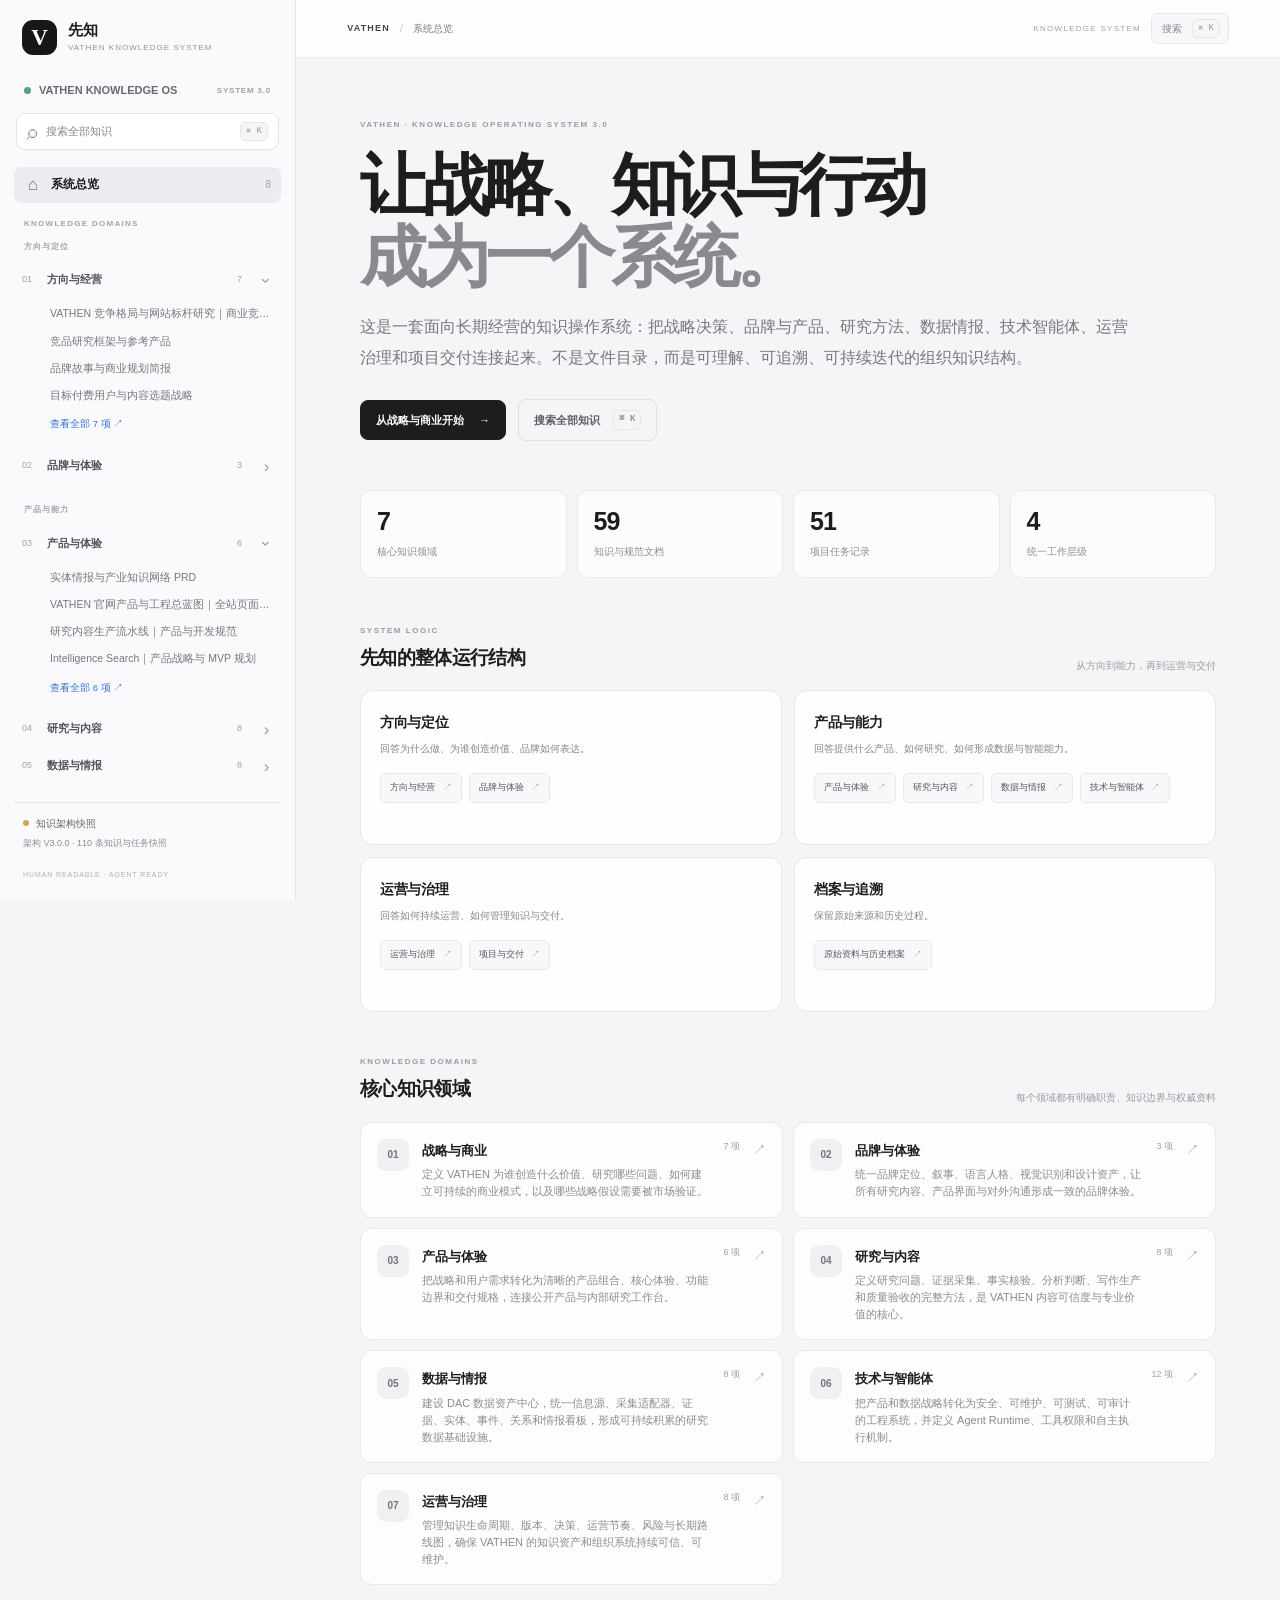
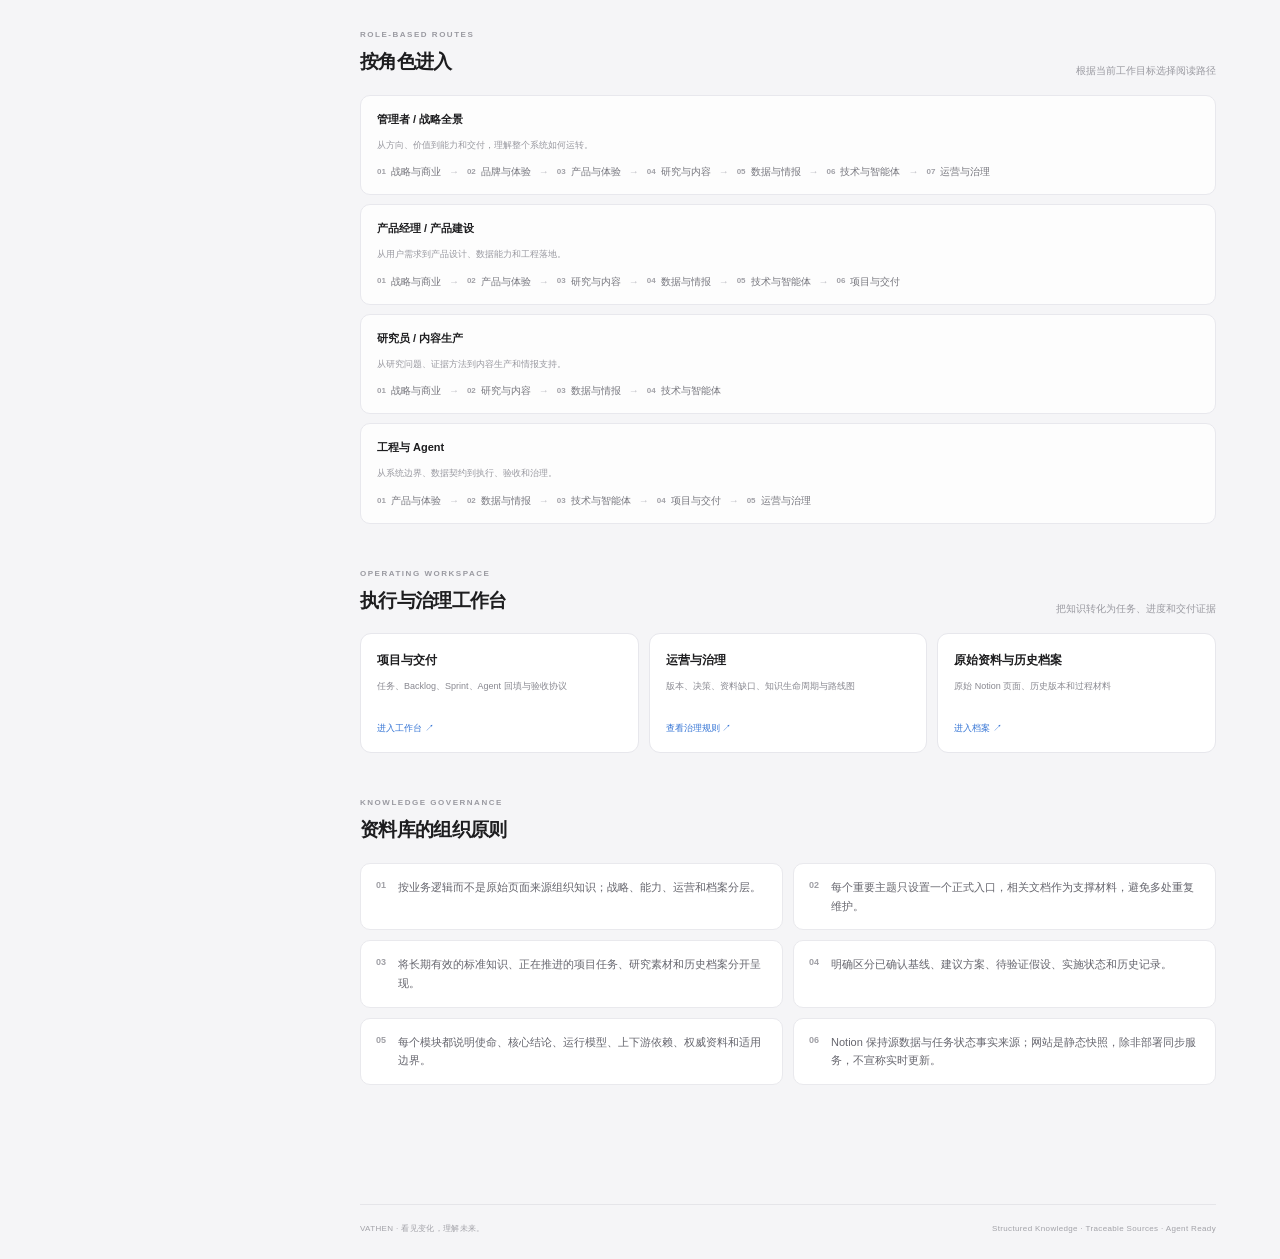
<file: index.html>
<!doctype html>
<html lang="zh-CN"><head><meta charset="utf-8"><meta name="viewport" content="width=device-width,initial-scale=1"><meta name="theme-color" content="#f5f5f7"><meta name="description" content="VATHEN 知识操作系统：连接战略、产品、研究、数据、技术、治理与项目交付。"><title>VATHEN 知识操作系统 · 先知</title><link rel="stylesheet" href="assets/site.css"></head>
<body><div class="app-shell"><aside class="sidebar" id="sidebar">
<div class="sidebar-head"><a class="brand" href="./"><span class="brand-mark">V</span><span class="brand-copy"><strong>先知</strong><small>VATHEN KNOWLEDGE SYSTEM</small></span></a><button class="icon-button mobile-close" id="closeSidebar" aria-label="关闭导航">×</button></div>
<div class="workspace-row"><span class="workspace-dot"></span><span>VATHEN KNOWLEDGE OS</span><span class="workspace-state">SYSTEM 3.0</span></div>
<button class="search-trigger" id="searchTrigger"><span class="search-symbol">⌕</span><span>搜索全部知识</span><kbd>⌘ K</kbd></button>
<nav class="side-nav" aria-label="知识体系导航"><button class="nav-home active" id="navHome"><span class="home-symbol">⌂</span><span>系统总览</span><span class="nav-count" id="totalCount">10</span></button><div class="nav-section-label">KNOWLEDGE DOMAINS</div><div id="categoryNav" class="category-nav"><div class="nav-loading">正在载入知识架构…</div></div>
<div class="nav-section-label utility-label">WORKSPACE</div><a class="nav-link" href="knowledge-hub/engineering/"><span>▦</span>工程进度看板 ↗</a><a class="nav-link" href="data/agent-index.json" target="_blank"><span>⌘</span>Agent 机器索引 ↗</a><a class="nav-link" href="https://app.notion.com/p/41ef15aabd2c81449df6c78b59537957" target="_blank" rel="noreferrer"><span>↗</span>Notion 原始知识库</a></nav>
<div class="sidebar-foot"><div class="sync-state"><span class="sync-dot"></span><span>知识架构快照</span></div><small id="syncMeta">来源：Notion · 经整理</small><span class="foot-caption">HUMAN READABLE · AGENT READY</span></div></aside><div class="mobile-scrim" id="mobileScrim"></div>
<main class="main-area"><header class="topbar"><div class="topbar-left"><button class="icon-button menu-button" id="openSidebar" aria-label="打开导航">☰</button><span class="crumb-root">VATHEN</span><span class="crumb-sep">/</span><span id="breadcrumb">知识体系总览</span></div><div class="topbar-right"><span class="topbar-caption">KNOWLEDGE SYSTEM</span><button class="top-search" id="topSearch">搜索 <kbd>⌘ K</kbd></button></div></header>
<section class="content-area" id="contentArea" tabindex="-1"><div class="loading-state"><div class="loading-mark">V</div><p>正在构建知识体系…</p></div></section><footer class="page-footer"><span>VATHEN · 看见变化，理解未来。</span><span>Structured Knowledge · Traceable Sources · Agent Ready</span></footer></main></div>
<div class="search-overlay" id="searchOverlay" aria-hidden="true"><div class="search-dialog" role="dialog" aria-modal="true" aria-label="搜索知识体系"><div class="search-input-row"><span class="search-symbol">⌕</span><input id="globalSearch" type="search" placeholder="搜索模块、规范、主题或任务…" autocomplete="off"><kbd>ESC</kbd></div><div class="search-results-label" id="searchResultsLabel">搜索全部知识内容</div><div class="search-results" id="searchResults"></div><div class="search-hint"><span>↑↓ 选择</span><span>↵ 打开文档</span><span>ESC 关闭</span></div></div></div><script src="assets/app.js" defer></script></body></html>
</file>
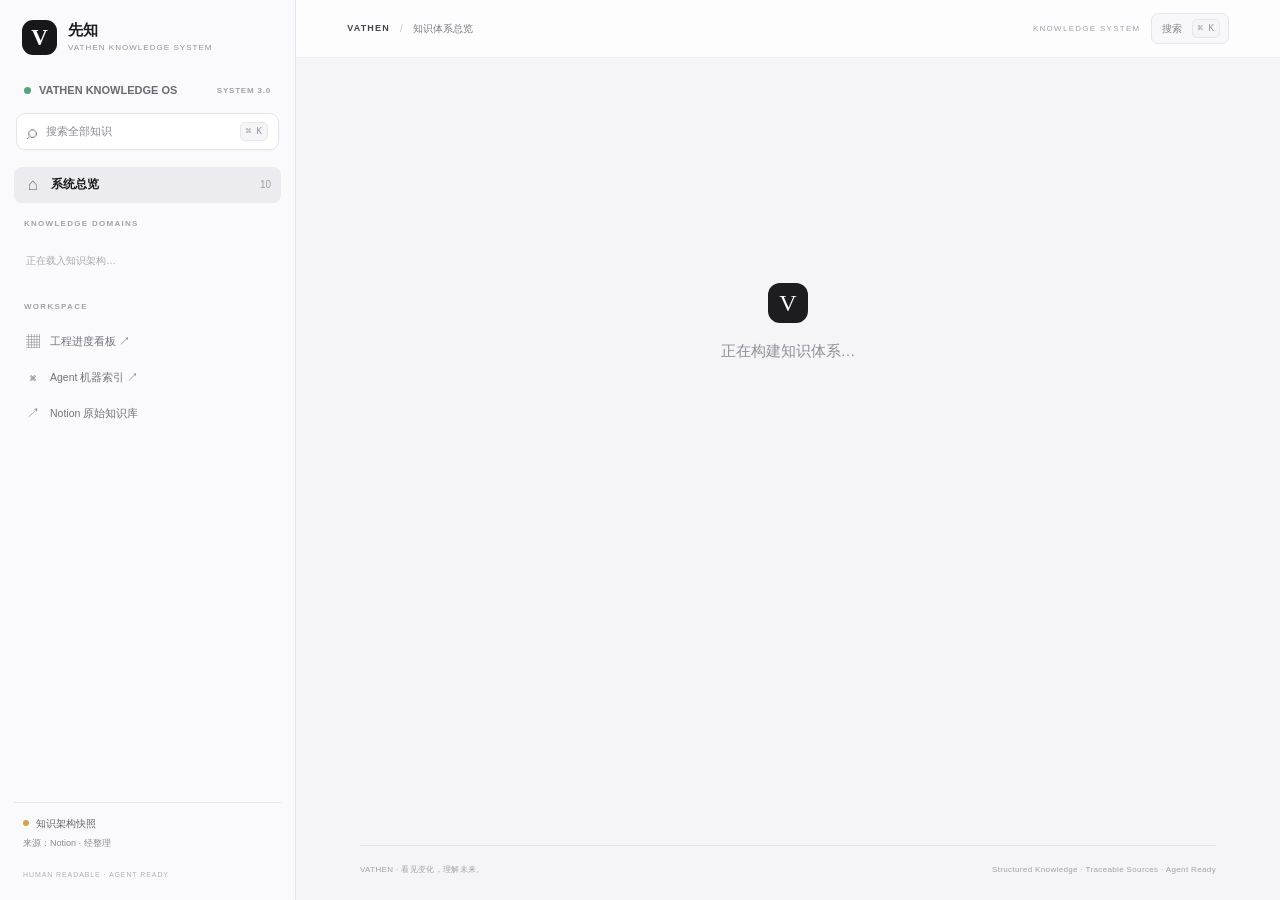
<file: knowledge-hub/index.html>
<!doctype html><html lang="zh-CN"><meta charset="utf-8"><meta name="viewport" content="width=device-width,initial-scale=1"><meta http-equiv="refresh" content="0;url=../"><title>正在进入先知知识工作台</title><body><p>正在进入 <a href="../">先知知识工作台</a>…</p></body></html>
</file>
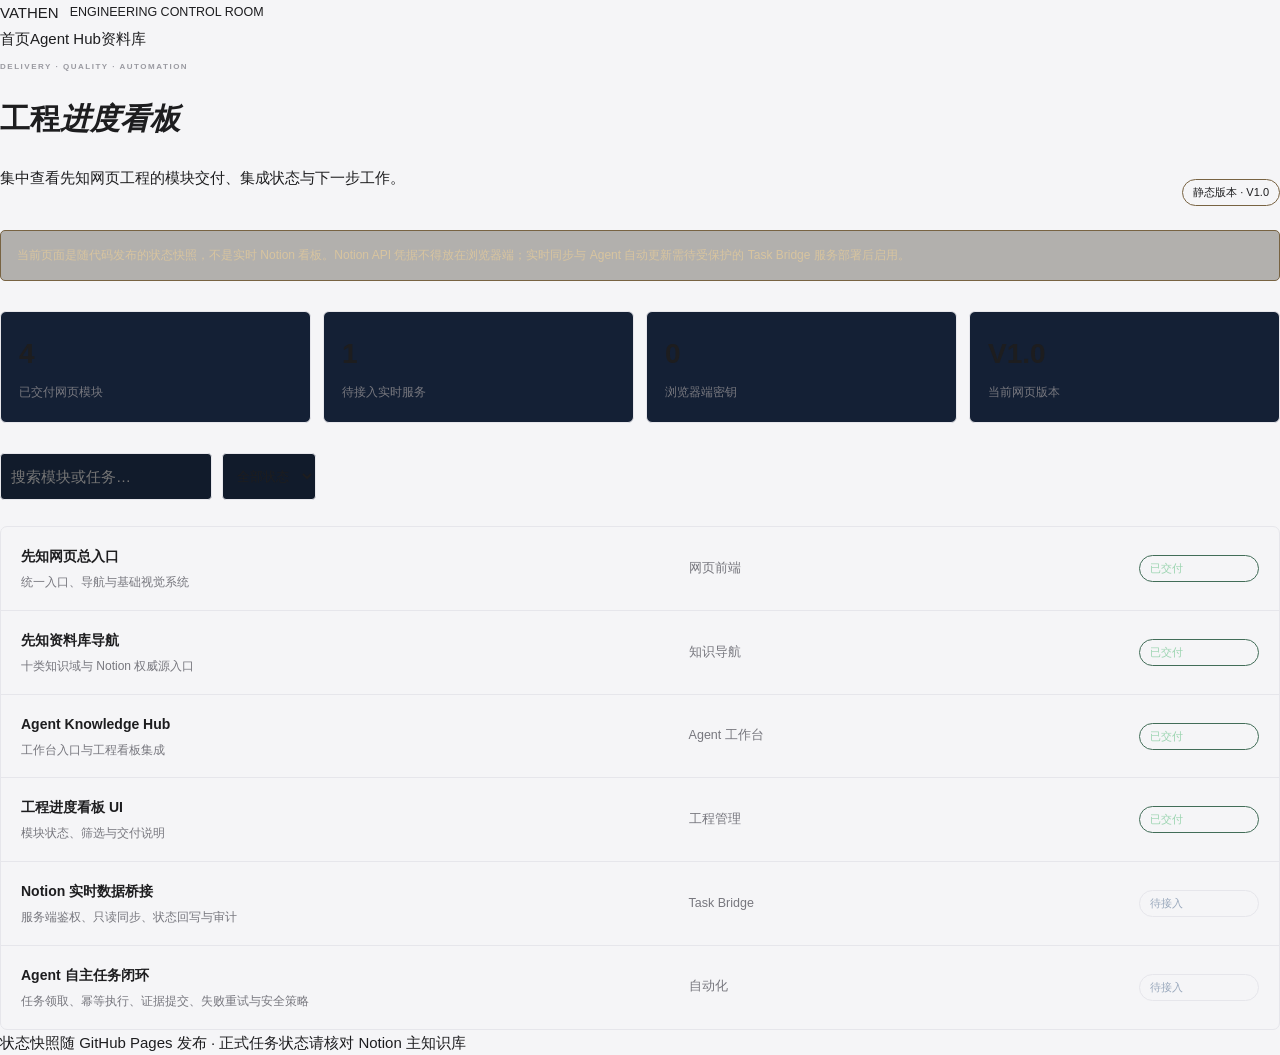
<file: knowledge-hub/engineering/index.html>
<!doctype html><html lang="zh-CN"><head><meta charset="utf-8"><meta name="viewport" content="width=device-width,initial-scale=1"><title>工程看板 · VATHEN</title><link rel="stylesheet" href="../../assets/site.css"><style>
.board-head{display:flex;justify-content:space-between;align-items:end;gap:20px;flex-wrap:wrap}.status{display:inline-block;border:1px solid var(--line);border-radius:20px;padding:3px 10px;font-size:11px;color:var(--muted)}.status.done{color:#9bd4b0;border-color:#426d58}.status.progress{color:var(--gold);border-color:#786342}.status.pending{color:#9aa9bd}.metrics{display:grid;grid-template-columns:repeat(4,1fr);gap:12px;margin:30px 0}.metric{padding:18px;background:#142035;border:1px solid var(--line);border-radius:6px}.metric strong{display:block;font-size:28px;color:var(--gold)}.metric span{font-size:12px;color:var(--muted)}.toolbar{display:flex;gap:10px;flex-wrap:wrap;margin:26px 0}.toolbar input,.toolbar select{background:#111b2b;color:var(--text);border:1px solid var(--line);padding:10px;border-radius:4px}.board{border:1px solid var(--line);border-radius:7px;overflow:hidden}.task{display:grid;grid-template-columns:1.5fr 1fr 120px;gap:16px;padding:17px 20px;border-bottom:1px solid var(--line);align-items:center}.task:last-child{border:0}.task h3{font-size:14px;margin:0 0 4px}.task p{font-size:12px;color:var(--muted);margin:0}.task small{color:var(--muted)}.empty{padding:30px;text-align:center;color:var(--muted)}.notice{padding:14px 16px;border:1px solid #786342;background:#2a241a55;color:#d8c49f;border-radius:5px;font-size:12px;margin:24px 0}.task a{color:var(--cyan)}@media(max-width:760px){.metrics{grid-template-columns:repeat(2,1fr)}.task{grid-template-columns:1fr;gap:6px}}
<style>.freeze-links{margin:22px 0 28px;padding:20px;border:1px solid var(--line);border-radius:8px;background:#111b2b}.freeze-links h2{font-size:18px;margin:0 0 7px}.freeze-links h2 small{display:block;font-size:10px;letter-spacing:.12em;color:var(--muted);font-weight:500;margin-top:5px}.freeze-links p{font-size:13px;color:var(--muted);line-height:1.7}.freeze-grid{display:grid;grid-template-columns:repeat(2,minmax(0,1fr));gap:9px}.freeze-grid a{display:flex;flex-direction:column;gap:6px;padding:13px;border:1px solid var(--line);border-radius:6px;color:var(--text);font-size:14px;line-height:1.5}.freeze-grid a:hover{border-color:var(--cyan)}.freeze-grid b{font-size:11px;color:var(--cyan);font-weight:500}@media(max-width:760px){.freeze-grid{grid-template-columns:1fr}.freeze-links{padding:16px}}</style></style></head><body><header><a class="brand" href="../../">VATHEN <small>ENGINEERING CONTROL ROOM</small></a><nav><a href="../../">首页</a><a href="../../knowledge-hub/">Agent Hub</a><a href="../../knowledge-library/">资料库</a></nav></header><main><div class="board-head"><div><p class="eyebrow">DELIVERY · QUALITY · AUTOMATION</p><h1>工程<em>进度看板</em></h1><p class="lead">集中查看先知网页工程的模块交付、集成状态与下一步工作。</p></div><span class="status progress">静态版本 · V1.0</span></div><div class="notice">当前页面是随代码发布的状态快照，不是实时 Notion 看板。Notion API 凭据不得放在浏览器端；实时同步与 Agent 自动更新需待受保护的 Task Bridge 服务部署后启用。</div><section class="metrics"><div class="metric"><strong>4</strong><span>已交付网页模块</span></div><div class="metric"><strong>1</strong><span>待接入实时服务</span></div><div class="metric"><strong>0</strong><span>浏览器端密钥</span></div><div class="metric"><strong>V1.0</strong><span>当前网页版本</span></div></section><div class="toolbar"><input id="search" type="search" placeholder="搜索模块或任务…" aria-label="搜索任务"><select id="filter" aria-label="按状态筛选"><option value="all">全部状态</option><option value="done">已交付</option><option value="progress">进行中</option><option value="pending">待接入</option></select></div><section class="board" id="tasks"><div class="task" data-status="done"><div><h3>先知网页总入口</h3><p>统一入口、导航与基础视觉系统</p></div><small>网页前端</small><span class="status done">已交付</span></div><div class="task" data-status="done"><div><h3>先知资料库导航</h3><p>十类知识域与 Notion 权威源入口</p></div><small>知识导航</small><span class="status done">已交付</span></div><div class="task" data-status="done"><div><h3>Agent Knowledge Hub</h3><p>工作台入口与工程看板集成</p></div><small>Agent 工作台</small><span class="status done">已交付</span></div><div class="task" data-status="done"><div><h3>工程进度看板 UI</h3><p>模块状态、筛选与交付说明</p></div><small>工程管理</small><span class="status done">已交付</span></div><div class="task" data-status="pending"><div><h3>Notion 实时数据桥接</h3><p>服务端鉴权、只读同步、状态回写与审计</p></div><small>Task Bridge</small><span class="status pending">待接入</span></div><div class="task" data-status="pending"><div><h3>Agent 自主任务闭环</h3><p>任务领取、幂等执行、证据提交、失败重试与安全策略</p></div><small>自动化</small><span class="status pending">待接入</span></div></section><footer>状态快照随 GitHub Pages 发布 · 正式任务状态请核对 Notion 主知识库</footer></main><script>
const q=document.querySelector('#search'),f=document.querySelector('#filter'),rows=[...document.querySelectorAll('.task')];function apply(){let n=0;rows.forEach(r=>{const ok=(f.value==='all'||r.dataset.status===f.value)&&r.innerText.toLowerCase().includes(q.value.toLowerCase());r.hidden=!ok;if(ok)n++});let e=document.querySelector('.empty');if(!n&&!e){e=document.createElement('div');e.className='empty';e.textContent='没有匹配的任务';document.querySelector('#tasks').append(e)}else if(e)e.hidden=!!n}q.addEventListener('input',apply);f.addEventListener('change',apply);
</script></body></html>
</file>
<file: assets/site.css>
:root{color-scheme:light;--bg:#f5f5f7;--paper:#fff;--ink:#1d1d1f;--muted:#77777e;--soft:#f0f0f3;--line:#e6e6eb;--accent:#1769e0;--sidebar:296px;--radius:14px}
*{box-sizing:border-box}html{scroll-behavior:smooth}body{margin:0;background:var(--bg);color:var(--ink);font:14px/1.65 -apple-system,BlinkMacSystemFont,"SF Pro Text","SF Pro Display","PingFang SC","Microsoft YaHei",sans-serif;-webkit-font-smoothing:antialiased}button,input{font:inherit}button,a{-webkit-tap-highlight-color:transparent}button{color:inherit}a{color:inherit;text-decoration:none}
.app-shell{min-height:100vh}.sidebar{position:fixed;inset:0 auto 0 0;width:var(--sidebar);z-index:30;display:flex;flex-direction:column;padding:18px 14px 15px;background:rgba(250,250,252,.94);border-right:1px solid #e5e5ea;backdrop-filter:blur(24px) saturate(180%);-webkit-backdrop-filter:blur(24px) saturate(180%)}
.sidebar-head{display:flex;align-items:center;justify-content:space-between;padding:2px 8px 19px}.brand{display:flex;align-items:center;gap:11px}.brand-mark{width:35px;height:35px;border-radius:11px;background:#171719;color:#fff;display:grid;place-items:center;font:600 23px Georgia,serif}.brand-copy{display:flex;flex-direction:column;line-height:1.12}.brand-copy strong{font-size:15px;letter-spacing:.02em}.brand-copy small{font-size:8px;letter-spacing:.13em;color:#929299;margin-top:5px}
.workspace-row{display:flex;align-items:center;gap:8px;padding:7px 10px 10px;color:#696970;font-size:11px;font-weight:600}.workspace-dot,.sync-dot{width:7px;height:7px;border-radius:50%;background:#54a47c}.workspace-state{margin-left:auto;color:#a1a1a7;font-size:8px;letter-spacing:.1em}
.search-trigger{height:37px;margin:3px 2px 17px;border:1px solid #e4e4e9;background:#fff;border-radius:9px;display:flex;align-items:center;gap:9px;padding:0 10px;color:#898990;text-align:left;font-size:11px;cursor:pointer;box-shadow:0 1px 2px rgba(0,0,0,.025)}.search-trigger:hover,.top-search:hover{border-color:#c9c9d0}.search-symbol{font-size:20px;line-height:1;color:#88888f}.search-trigger kbd,.top-search kbd,.quiet-button kbd,.search-input-row kbd{margin-left:auto;font-size:9px;color:#96969d;background:#f5f5f7;border:1px solid #e7e7eb;border-radius:5px;padding:1px 5px}
.side-nav{overflow-y:auto;flex:1;scrollbar-width:thin;scrollbar-color:#d8d8dd transparent}.nav-home,.nav-link{width:100%;min-height:36px;border:0;background:transparent;border-radius:8px;display:flex;align-items:center;gap:9px;padding:0 10px;color:#56565d;text-align:left;font-size:11.5px;cursor:pointer}.nav-home{margin-bottom:20px;font-weight:650}.nav-home.active,.nav-home:hover,.nav-link:hover{background:#ececf0;color:#171719}.home-symbol{width:18px;text-align:center;font-size:17px;color:#74747b}.nav-count{margin-left:auto;color:#a0a0a6;font-size:10px;font-weight:500}.nav-section-label{padding:0 10px 9px;color:#a3a3a9;font-size:8px;letter-spacing:.16em;font-weight:650}.category-nav{display:flex;flex-direction:column;gap:3px}.nav-group{border-radius:9px}.nav-row{display:flex;align-items:center;gap:2px}.nav-main{height:35px;flex:1;min-width:0;border:0;background:transparent;border-radius:8px;display:flex;align-items:center;gap:8px;padding:0 8px;text-align:left;cursor:pointer;color:#515159}.nav-main:hover,.nav-expand:hover{background:#ededf1}.nav-main.current{background:#e9e9ee;color:#171719}.nav-number{font-size:9px;font-variant-numeric:tabular-nums;color:#a0a0a6;width:17px}.nav-title{font-size:11.5px;font-weight:600;white-space:nowrap;overflow:hidden;text-overflow:ellipsis;flex:1}.nav-total{font-size:9px;color:#a2a2a8}.nav-expand{width:29px;height:30px;border:0;background:transparent;border-radius:7px;color:#9a9aa1;cursor:pointer}.nav-expand span{display:block;font-size:17px;transform:rotate(0);transition:transform .16s}.nav-group.expanded .nav-expand span{transform:rotate(90deg)}.nav-children{display:none;padding:3px 0 8px 28px}.nav-group.expanded .nav-children{display:block}.nav-doc,.nav-more{display:block;width:100%;border:0;background:transparent;border-radius:6px;padding:6px 8px;text-align:left;color:#77777f;font-size:10.5px;line-height:1.45;cursor:pointer;white-space:nowrap;overflow:hidden;text-overflow:ellipsis}.nav-doc:hover,.nav-more:hover{background:#ededf1;color:#222}.nav-doc.current{background:#e6e6eb;color:#1d1d1f;font-weight:650}.nav-more{color:#3474d5;font-size:9.5px;margin-top:2px}.utility-label{margin-top:19px}.nav-link{font-size:10.5px;color:#72727a}.nav-link span{width:17px;text-align:center;font-size:14px;color:#8a8a91}
.sidebar-foot{border-top:1px solid #e6e6eb;padding:12px 9px 0;color:#8b8b92}.sync-state{display:flex;align-items:center;gap:7px;font-size:10px;color:#626269}.sync-dot{width:6px;height:6px;background:#d3a44b}.sidebar-foot small{display:block;font-size:9px;margin:4px 0 8px}.foot-caption{font-size:7px;letter-spacing:.13em;color:#b0b0b6}
.main-area{margin-left:var(--sidebar);min-height:100vh;display:flex;flex-direction:column}.topbar{height:58px;position:sticky;top:0;z-index:15;background:rgba(255,255,255,.82);backdrop-filter:blur(20px) saturate(180%);border-bottom:1px solid rgba(0,0,0,.055);display:flex;align-items:center;justify-content:space-between;padding:0 clamp(24px,4vw,64px)}.topbar-left,.topbar-right{display:flex;align-items:center;gap:10px;color:#7c7c83;font-size:10px}.crumb-root{font-size:9px;letter-spacing:.13em;font-weight:750;color:#44444a}.crumb-sep{color:#c4c4c9}.topbar-caption{font-size:8px;letter-spacing:.16em;color:#a1a1a7}.top-search{border:1px solid #e6e6eb;background:#f8f8fa;border-radius:7px;padding:5px 8px 5px 10px;color:#85858c;font-size:10px;display:flex;gap:10px;align-items:center;cursor:pointer}.content-area{flex:1;width:100%;max-width:1560px;margin:0 auto;padding:48px clamp(26px,5vw,78px) 76px}.page-footer{border-top:1px solid #e5e5e9;margin:0 clamp(26px,5vw,78px);padding:17px 0 23px;display:flex;justify-content:space-between;color:#a2a2a8;font-size:8px;letter-spacing:.045em}
.eyebrow{font-size:8px;letter-spacing:.19em;color:#9a9aa1;font-weight:750}.home-intro{max-width:900px;padding:9px 0 18px}.home-intro h1{font-size:clamp(40px,5vw,67px);line-height:1.09;letter-spacing:-.058em;font-weight:650;margin:17px 0 17px}.home-intro h1 span{color:#898990}.home-intro>p{max-width:720px;font-size:14px;line-height:1.95;color:#77777e;margin:0}.intro-actions{display:flex;align-items:center;gap:12px;flex-wrap:wrap;margin-top:26px}.primary-button,.quiet-button{border-radius:8px;padding:10px 15px;font-size:11px;font-weight:650;cursor:pointer}.primary-button{background:#1d1d1f;color:#fff;border:1px solid #1d1d1f}.primary-button:hover{background:#333}.primary-button span{margin-left:12px}.quiet-button{background:transparent;border:1px solid #e0e0e5;color:#5c5c63;display:flex;align-items:center;gap:13px}.overview-metrics{display:grid;grid-template-columns:repeat(4,minmax(0,1fr));gap:10px;margin:31px 0 46px}.overview-metrics>div{background:rgba(255,255,255,.72);border:1px solid #e9e9ed;border-radius:11px;padding:14px 16px}.overview-metrics strong{display:block;font-size:25px;line-height:1.3;letter-spacing:-.04em;font-weight:650}.overview-metrics span{font-size:10px;color:#8d8d94}
.home-section{margin:43px 0}.section-heading{display:flex;align-items:end;justify-content:space-between;gap:20px;margin-bottom:16px}.section-heading h2{font-size:19px;letter-spacing:-.035em;margin:4px 0 0;font-weight:650}.section-heading>p{font-size:10px;color:#9999a0;margin:0}.domain-grid{display:grid;grid-template-columns:repeat(2,minmax(0,1fr));gap:10px}.domain-card{display:flex;align-items:flex-start;gap:13px;min-height:96px;padding:16px;background:rgba(255,255,255,.84);border:1px solid #e8e8ed;border-radius:11px;text-align:left;cursor:pointer;transition:border-color .16s,transform .16s}.domain-card:hover,.knowledge-card:hover{border-color:#c7c7ce;transform:translateY(-1px)}.domain-number{width:32px;height:32px;flex:0 0 32px;border-radius:9px;background:#f0f0f3;display:grid;place-items:center;font-size:10px;color:#74747b;font-weight:700}.domain-copy{flex:1;min-width:0}.domain-copy strong{display:block;font-size:12px;font-weight:650;margin:1px 0 4px}.domain-copy small{display:block;color:#8b8b92;font-size:10px;line-height:1.55}.domain-count{white-space:nowrap;color:#a0a0a6;font-size:9px}.domain-arrow{color:#a6a6ad;font-size:13px}
.path-grid{display:grid;grid-template-columns:1fr;gap:9px}.path-card{background:rgba(255,255,255,.8);border:1px solid #e8e8ed;border-radius:10px;padding:14px 16px}.path-title{font-size:11px;font-weight:650;margin-bottom:9px}.path-steps{display:flex;align-items:center;gap:8px;flex-wrap:wrap;color:#77777e;font-size:9px}.path-steps span{display:inline-flex;align-items:center;gap:5px}.path-steps b{font-size:8px;color:#a1a1a7}.path-steps i{font-style:normal;color:#c0c0c6}.principle-grid{display:grid;grid-template-columns:repeat(2,minmax(0,1fr));gap:10px}.principle-grid>div{display:flex;gap:12px;align-items:flex-start;padding:14px 15px;background:#fff;border:1px solid #e9e9ed;border-radius:10px}.principle-grid b{font-size:9px;color:#a0a0a6}.principle-grid p{font-size:10px;color:#66666e;margin:0;line-height:1.7}.archive-banner{width:100%;display:flex;align-items:center;justify-content:space-between;padding:17px 18px;background:#f0f0f3;border:1px solid #e4e4e9;border-radius:10px;text-align:left;cursor:pointer}.archive-banner b,.archive-banner small{display:block}.archive-banner b{font-size:11px}.archive-banner small{font-size:9px;color:#88888f;margin-top:4px}.archive-banner>span+span{font-size:10px;color:#77777e}
.section-hero{padding:4px 0 28px;border-bottom:1px solid #e6e6eb}.section-hero h1{font-size:clamp(34px,4vw,49px);line-height:1.15;letter-spacing:-.05em;margin:10px 0 13px;font-weight:650}.section-purpose{max-width:880px;color:#72727a;font-size:13px;line-height:1.9;margin:0}.section-order{display:flex;gap:11px;align-items:flex-start;margin-top:18px;color:#55555d;font-size:10px}.section-order span{background:#ededf1;color:#66666d;border-radius:5px;padding:3px 7px;white-space:nowrap;font-size:9px}
.section-body-grid{display:grid;grid-template-columns:minmax(0,1fr) 238px;gap:30px;margin-top:27px}.section-main{min-width:0}.knowledge-block{margin:0 0 36px}.block-heading{display:flex;align-items:end;justify-content:space-between;margin-bottom:13px}.block-heading h2{font-size:17px;margin:4px 0 0;letter-spacing:-.025em}.block-heading>span{font-size:9px;color:#9b9ba2}.knowledge-grid{display:grid;grid-template-columns:repeat(2,minmax(0,1fr));gap:10px}.knowledge-card{position:relative;display:flex;flex-direction:column;align-items:stretch;gap:9px;min-height:120px;padding:13px 14px 14px;background:rgba(255,255,255,.86);border:1px solid #e8e8ed;border-radius:10px;text-align:left;cursor:pointer;transition:border-color .16s,transform .16s}.knowledge-card strong{font-size:11px;line-height:1.55;font-weight:650;padding-right:15px}.knowledge-card-top{display:flex;align-items:center;justify-content:space-between;gap:6px}.kind-tag,.status-tag{font-size:8px;color:#83838a;background:#f1f1f4;border-radius:4px;padding:2px 6px;white-space:nowrap}.status-tag{background:#f7f7f8;color:#929299;max-width:55%;overflow:hidden;text-overflow:ellipsis}.knowledge-card-meta{font-size:9px;color:#9999a0;margin-top:auto}.card-arrow{position:absolute;right:13px;bottom:11px;color:#b1b1b7;font-size:11px}.knowledge-card.task{min-height:100px}.block-note{font-size:10px;color:#8c8c93;margin:-3px 0 12px}.task-collection{margin:10px 0;background:rgba(255,255,255,.72);border:1px solid #e7e7eb;border-radius:10px;overflow:hidden}.task-collection summary{display:flex;align-items:center;gap:10px;padding:13px 15px;cursor:pointer;list-style:none;font-size:10px}.task-collection summary::-webkit-details-marker{display:none}.task-collection summary span{font-weight:650}.task-collection summary b{margin-left:auto;color:#9999a0;font-size:9px;font-weight:500}.task-collection summary i{font-style:normal;color:#3474d5;font-size:9px}.task-collection[open] summary{border-bottom:1px solid #ededf0}.task-grid{padding:11px;display:grid;grid-template-columns:repeat(2,minmax(0,1fr));gap:8px}
.section-aside{display:flex;flex-direction:column;gap:11px;align-self:start;position:sticky;top:78px}.aside-card{background:rgba(255,255,255,.82);border:1px solid #e8e8ed;border-radius:10px;padding:15px}.aside-card h3{font-size:12px;margin:6px 0 12px}.reading-list,.rule-list{padding:0;margin:0;list-style:none}.reading-list li{display:flex;gap:9px;padding:7px 0;border-top:1px solid #f0f0f2;font-size:9px;color:#686870;line-height:1.5}.reading-list li b{font-size:8px;color:#a4a4aa}.rule-list li{display:flex;gap:8px;padding:6px 0;font-size:9px;line-height:1.6;color:#686870}.rule-list li span{color:#a4a4aa;font-size:8px}.aside-source p{font-size:9px;line-height:1.7;color:#83838a;margin:8px 0 10px}.aside-source a{font-size:9px;color:#3474d5}
.document-header{max-width:1000px;margin:2px auto 25px}.doc-breadcrumb{display:flex;align-items:center;gap:8px;color:#a0a0a6;font-size:9px;margin-bottom:20px}.doc-breadcrumb button{border:0;background:transparent;color:#3474d5;cursor:pointer;padding:0}.doc-label-row{display:flex;gap:7px;margin-bottom:12px}.doc-label{font-size:8px;background:#ededf1;color:#686870;border-radius:4px;padding:3px 7px}.doc-label.neutral{background:#f7f7f8;color:#9999a0}.document-header h1{font-size:clamp(29px,3.5vw,45px);line-height:1.2;letter-spacing:-.045em;font-weight:650;margin:0 0 15px;max-width:920px}.document-subline{display:flex;gap:13px;flex-wrap:wrap;color:#9a9aa1;font-size:9px}.source-link{display:inline-block;margin-top:14px;color:#3474d5;font-size:10px}.document-layout{display:grid;grid-template-columns:minmax(0,1fr) 190px;gap:30px;max-width:1160px;margin:0 auto}.article-body{min-width:0;background:rgba(255,255,255,.88);border:1px solid #e8e8ed;border-radius:12px;padding:clamp(22px,3.4vw,45px);font-size:13px;line-height:1.95;color:#37373c;overflow-wrap:anywhere}.article-body h1,.article-body h2,.article-body h3{color:#1d1d1f;letter-spacing:-.03em;line-height:1.4;font-weight:650}.article-body h1{font-size:24px;margin:30px 0 12px}.article-body h2{font-size:19px;margin:30px 0 11px}.article-body h3{font-size:15px;margin:22px 0 8px}.article-body p{margin:0 0 14px}.article-body ul,.article-body ol{padding-left:22px;margin:7px 0 18px}.article-body li{padding-left:3px;margin:4px 0}.article-body a{color:#286bd6;text-decoration:underline;text-decoration-color:#c7d8f6;text-underline-offset:3px}.article-body blockquote{margin:19px 0;padding:5px 0 5px 16px;border-left:2px solid #c9c9d0;color:#73737a}.article-body hr{border:0;border-top:1px solid #e8e8ed;margin:25px 0}.article-body pre{background:#f5f5f7;border:1px solid #e8e8ed;border-radius:8px;padding:14px;overflow:auto;font-size:11px;line-height:1.7}.article-body code{font-family:ui-monospace,SFMono-Regular,Menlo,monospace;background:#f1f1f4;border-radius:4px;padding:2px 5px;font-size:.9em}.article-body pre code{padding:0;background:transparent}.table-scroll{max-width:100%;overflow-x:auto}.article-body table{width:100%;border-collapse:collapse;font-size:11px;margin:17px 0}.article-body th,.article-body td{border:1px solid #e7e7eb;padding:8px 9px;text-align:left;vertical-align:top}.article-body th{background:#f5f5f7;font-weight:650}.toc-panel{position:sticky;top:80px;align-self:start;padding:10px 0}.toc-panel>a{display:block;font-size:9px;color:#8a8a91;line-height:1.55;padding:6px 0 6px 10px;border-left:1px solid #e2e2e7}.toc-panel>a.level-3{padding-left:18px}.document-end{max-width:1160px;margin:19px auto 0;padding-top:12px;border-top:1px solid #e7e7eb;display:flex;justify-content:space-between;color:#a0a0a6;font-size:9px}.document-end button{border:0;background:transparent;color:#3474d5;font-size:9px;cursor:pointer}
.search-overlay{position:fixed;inset:0;z-index:60;background:rgba(20,20,22,.28);backdrop-filter:blur(8px);display:none;align-items:flex-start;justify-content:center;padding:13vh 18px 20px}.search-overlay.open{display:flex}.search-dialog{width:min(640px,100%);background:#fff;border:1px solid #e4e4e9;border-radius:13px;box-shadow:0 22px 70px rgba(0,0,0,.14);overflow:hidden}.search-input-row{height:58px;display:flex;align-items:center;gap:12px;padding:0 18px;border-bottom:1px solid #eeeef1}.search-input-row input{border:0;outline:0;flex:1;font-size:14px;color:#252529}.search-results-label{padding:13px 18px 7px;color:#a0a0a5;font-size:9px}.search-results{max-height:48vh;overflow:auto;padding:0 8px 8px}.search-result{display:flex;align-items:center;gap:11px;width:100%;border:0;background:transparent;border-radius:7px;padding:10px;text-align:left;cursor:pointer}.search-result:hover,.search-result.active{background:#f2f2f5}.search-result-index{width:24px;color:#aaa;font-size:9px}.search-result-copy{flex:1;min-width:0}.search-result-copy b{display:block;font-size:11px;white-space:nowrap;overflow:hidden;text-overflow:ellipsis}.search-result-copy small{display:block;font-size:9px;color:#99999f;margin-top:2px}.search-hint{height:36px;border-top:1px solid #eeeef1;display:flex;align-items:center;justify-content:flex-end;gap:16px;padding:0 16px;color:#a0a0a5;font-size:8px}
.loading-state{min-height:50vh;display:grid;place-content:center;text-align:center;color:#909096}.loading-mark{margin:auto;width:40px;height:40px;background:#1d1d1f;color:white;border-radius:12px;display:grid;place-items:center;font:24px Georgia,serif}.error-panel{padding:60px 20px;text-align:center;color:#777}.icon-button{border:0;background:transparent;color:#77777e;font-size:19px;cursor:pointer;padding:5px}.menu-button,.mobile-close,.mobile-scrim{display:none}.nav-loading{padding:12px;color:#aaa;font-size:10px}
@media(max-width:1120px){.section-body-grid{grid-template-columns:minmax(0,1fr) 210px;gap:20px}.document-layout{grid-template-columns:minmax(0,1fr) 150px;gap:20px}.content-area{padding-left:34px;padding-right:34px}}
@media(max-width:850px){:root{--sidebar:min(310px,88vw)}.sidebar{transform:translateX(-105%);transition:transform .22s ease}.sidebar.mobile-open{transform:translateX(0);box-shadow:8px 0 30px rgba(0,0,0,.12)}.mobile-scrim.show{display:block;position:fixed;inset:0;background:rgba(0,0,0,.2);z-index:29}.main-area{margin-left:0}.mobile-close,.menu-button{display:block}.topbar{height:54px;padding:0 17px}.topbar-caption{display:none}.topbar-right{gap:0}.top-search{padding:5px 7px}.top-search kbd{display:none}.content-area{padding:34px 19px 52px}.home-intro h1{font-size:43px}.home-intro>p{font-size:12px}.overview-metrics{grid-template-columns:repeat(2,minmax(0,1fr));gap:8px}.domain-grid,.knowledge-grid,.principle-grid{grid-template-columns:1fr}.section-body-grid{display:block}.section-aside{position:static;display:grid;grid-template-columns:repeat(2,minmax(0,1fr));margin-top:25px}.aside-source{grid-column:1/-1}.document-layout{display:block}.toc-panel{display:none}.article-body{padding:22px 19px;font-size:12px}.document-header h1{font-size:31px}.task-grid{grid-template-columns:1fr}.page-footer{margin:0 19px;gap:6px;flex-direction:column}.topbar-left{font-size:9px}}
@media(max-width:520px){.domain-card{min-height:90px;padding:13px}.domain-copy small{font-size:9px}.section-aside{grid-template-columns:1fr}.aside-source{grid-column:auto}.path-steps{line-height:1.7}.section-heading{align-items:flex-start;flex-direction:column;gap:5px}.archive-banner{align-items:flex-start;gap:10px}.document-subline{gap:7px}.document-end{gap:10px;align-items:flex-start;flex-direction:column}}
@media(prefers-reduced-motion:reduce){*{scroll-behavior:auto!important;transition:none!important}}
.module-synthesis{display:grid;grid-template-columns:minmax(0,1.45fr) minmax(220px,.8fr);gap:23px;margin:25px 0 29px;padding:22px;background:rgba(255,255,255,.78);border:1px solid #e7e7ec;border-radius:13px}
.synthesis-copy{min-width:0}.synthesis-copy h2{font-size:18px;letter-spacing:-.03em;margin:5px 0 14px}.synthesis-copy p{font-size:11px;line-height:1.85;color:#66666e;margin:0 0 10px}.synthesis-boundary{display:flex;gap:9px;align-items:flex-start;margin-top:15px;padding:10px 11px;background:#f4f4f6;border-radius:8px;color:#77777e;font-size:9px;line-height:1.7}.synthesis-boundary b{white-space:nowrap;color:#5f5f66}.synthesis-side{border-left:1px solid #ededf0;padding-left:21px}.synthesis-side h3{font-size:12px;margin:5px 0 12px}.model-flow{display:flex;flex-direction:column;gap:6px}.model-step{display:flex;align-items:flex-start;gap:9px;padding:7px 8px;background:#f7f7f8;border-radius:7px;font-size:9px;color:#66666e;line-height:1.5}.model-step b{font-size:8px;color:#9b9ba2}.dependency-row{margin-top:13px}.dependency-row>b{display:block;font-size:8px;letter-spacing:.08em;color:#9999a0;margin-bottom:6px}.dependency-row>div{display:flex;flex-wrap:wrap;gap:5px}.dependency-row span{padding:3px 7px;border:1px solid #e8e8ed;border-radius:5px;color:#77777e;font-size:8px;background:#fff}
@media(max-width:850px){.module-synthesis{grid-template-columns:1fr;gap:17px;padding:17px}.synthesis-side{border-left:0;border-top:1px solid #ededf0;padding:16px 0 0}}

/* Knowledge OS 3.0 information architecture */
.nav-cluster{margin:0 0 15px}.nav-cluster-label{padding:0 10px 7px;color:#a2a2a9;font-size:8px;letter-spacing:.13em;font-weight:750}.nav-cluster .nav-group{margin:2px 0}.nav-group.expanded .nav-children{padding-bottom:9px}.nav-title{font-size:11px}.nav-total{font-variant-numeric:tabular-nums}.hero-v3{max-width:980px;padding-top:12px}.hero-v3 h1{font-size:clamp(42px,5.2vw,70px);letter-spacing:-.065em}.hero-v3>p{max-width:780px;font-size:14px;line-height:2}.layer-grid{display:grid;grid-template-columns:repeat(2,minmax(0,1fr));gap:12px}.layer-card{padding:19px;background:rgba(255,255,255,.88);border:1px solid #e7e7ec;border-radius:13px;min-height:155px}.layer-kicker{font-size:14px;font-weight:700;letter-spacing:-.02em}.layer-card>p{font-size:10px;color:#85858d;margin:6px 0 16px;line-height:1.7}.layer-links{display:flex;flex-wrap:wrap;gap:7px}.layer-links button{border:1px solid #e8e8ec;background:#f8f8fa;border-radius:6px;padding:6px 9px;font-size:9px;color:#55555d;cursor:pointer}.layer-links button:hover{border-color:#bfc0c8;background:#fff}.layer-links button span{color:#a0a0a7;margin-left:5px}.path-card>p{font-size:9px;color:#9999a0;margin:0 0 10px}.workspace-cards{display:grid;grid-template-columns:repeat(3,minmax(0,1fr));gap:10px}.workspace-cards button{display:flex;flex-direction:column;align-items:flex-start;gap:8px;text-align:left;min-height:120px;padding:16px;border:1px solid #e7e7ec;background:#fff;border-radius:11px;cursor:pointer}.workspace-cards button:hover{border-color:#c4c4cc;transform:translateY(-1px)}.workspace-cards b{font-size:12px}.workspace-cards span{font-size:9px;color:#888890;line-height:1.7}.workspace-cards i{font-style:normal;font-size:9px;color:#3474d5;margin-top:auto}.module-synthesis{display:grid;grid-template-columns:minmax(0,1.15fr) minmax(250px,.85fr);gap:25px;margin:24px 0 30px;padding:24px;background:#fff;border:1px solid #e7e7ec;border-radius:13px}.synthesis-copy h2{font-size:18px;margin:6px 0 13px;letter-spacing:-.03em}.synthesis-copy>p{font-size:11px;color:#62626a;line-height:1.9;margin:0 0 11px}.synthesis-boundary{display:flex;gap:10px;align-items:flex-start;margin-top:16px;padding:11px 12px;background:#f7f7f9;border-radius:8px;font-size:9px;line-height:1.7;color:#777780}.synthesis-boundary b{white-space:nowrap;color:#55555d}.synthesis-side{padding-left:22px;border-left:1px solid #ededf0}.synthesis-side h3{font-size:14px;margin:6px 0 15px}.model-flow{display:flex;flex-direction:column;gap:0}.model-step{display:flex;align-items:flex-start;gap:10px;padding:9px 0;border-bottom:1px solid #f0f0f2;font-size:10px;color:#66666e;line-height:1.6}.model-step b{font-size:8px;color:#a1a1a8;padding-top:2px}.dependency-row{display:flex;gap:9px;align-items:flex-start;margin-top:14px;font-size:9px}.dependency-row>b{color:#96969d;white-space:nowrap;font-weight:600}.dependency-row>div{display:flex;gap:5px;flex-wrap:wrap}.dependency-row span{background:#f2f2f5;padding:3px 7px;border-radius:5px;color:#6b6b73}.section-hero{padding-bottom:21px}.section-hero h1{font-size:clamp(34px,4vw,48px)}.section-order{font-size:10px}.section-body-grid{margin-top:20px}.knowledge-card strong{font-size:11px}.knowledge-card-meta{padding-right:14px}.doc-label{font-size:8px}.document-header h1{font-size:clamp(28px,3.3vw,43px)}.nav-home{margin-bottom:14px}.sidebar-foot{margin-top:8px}
@media(max-width:1000px){.module-synthesis{grid-template-columns:1fr}.synthesis-side{border-left:0;border-top:1px solid #ededf0;padding:18px 0 0}.workspace-cards{grid-template-columns:1fr 1fr}}
@media(max-width:700px){.layer-grid,.workspace-cards{grid-template-columns:1fr}.module-synthesis{padding:18px;gap:17px}.hero-v3 h1{font-size:42px}.hero-v3>p{font-size:12px}.content-area{padding-top:30px}.overview-metrics{grid-template-columns:repeat(2,minmax(0,1fr))}}

/* VATHEN readability update · 2026-11-28 */
body{font-size:15px;line-height:1.72}
.home-intro>p{font-size:16px;line-height:1.95}
.section-purpose{font-size:15px;line-height:1.95}
.article-body{font-size:16px;line-height:2.0}
.article-body p{margin-bottom:18px}
.article-body li{margin:7px 0}
.article-body h1{font-size:27px}
.article-body h2{font-size:22px}
.article-body h3{font-size:18px}
.article-body table{font-size:13px;line-height:1.7}
.article-body th,.article-body td{padding:10px 11px}
.knowledge-card strong{font-size:12px}
.domain-copy strong{font-size:13px}
.domain-copy small{font-size:11px}
.path-steps{font-size:10px}
.principle-grid p{font-size:11px}
.section-order{font-size:11px}
@media(max-width:760px){
 body{font-size:15px}
 .content-area{padding:30px 18px 54px}
 .article-body{font-size:16px;line-height:1.9;padding:22px 18px}
 .article-body h1{font-size:24px}
 .article-body h2{font-size:20px}
 .article-body h3{font-size:17px}
 .document-layout{grid-template-columns:minmax(0,1fr)}
 .toc-panel{position:static;order:-1;display:flex;flex-wrap:wrap;gap:8px;padding:0}
 .toc-panel>a{font-size:11px;padding:5px 8px;border:1px solid #e2e2e7;border-radius:6px}
}
</file>
